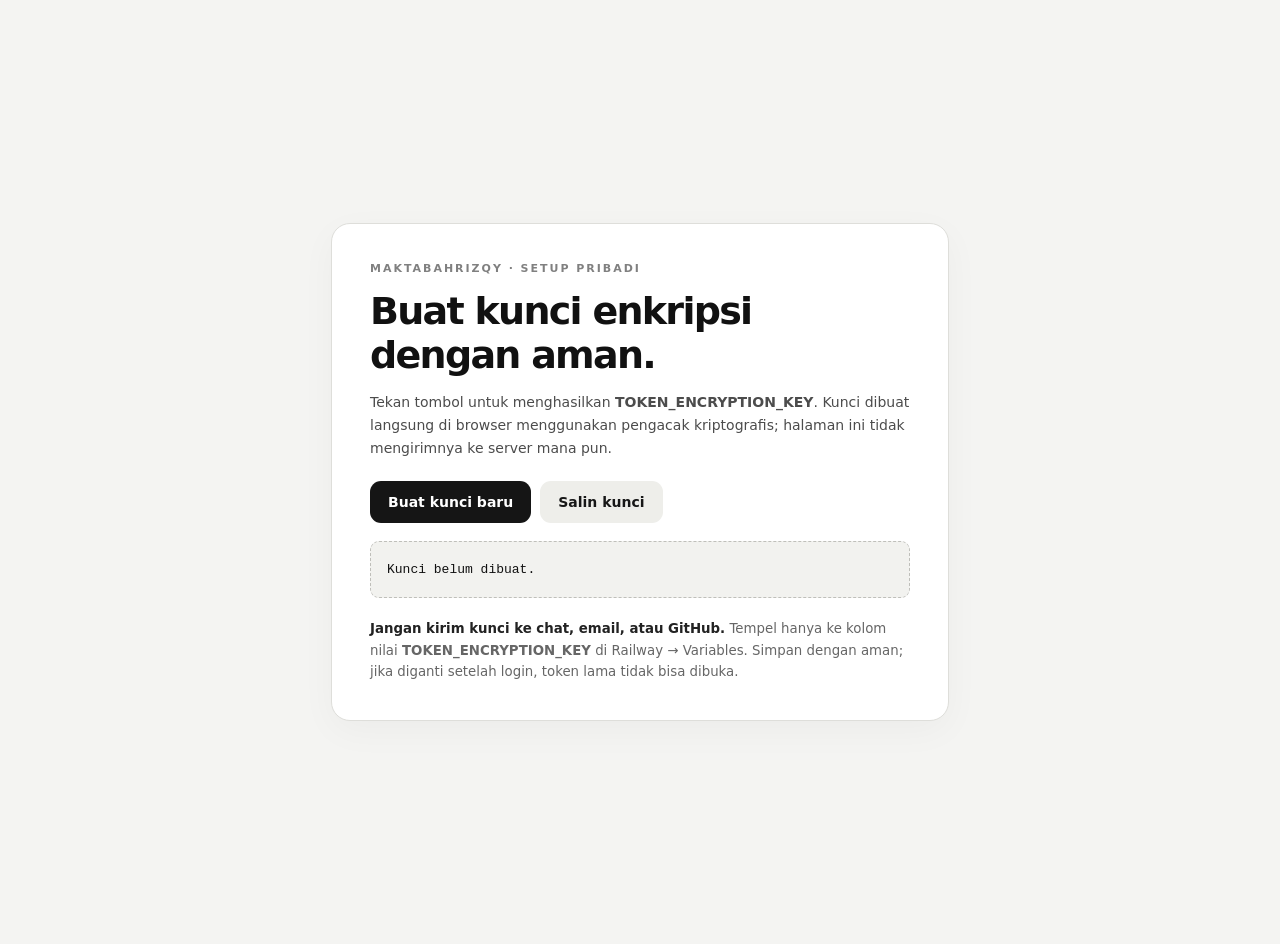
<file: BUAT_KUNCI_LOKAL.html>
<!doctype html>
<html lang="id">
<head>
<meta charset="utf-8">
<meta name="viewport" content="width=device-width,initial-scale=1">
<title>Pembuat Kunci Lokal — Maktabahrizqy</title>
<style>
:root{font-family:system-ui,-apple-system,'Segoe UI',sans-serif;background:#f4f4f2;color:#111}body{min-height:100vh;margin:0;display:grid;place-items:center;padding:22px}.panel{max-width:540px;background:white;border:1px solid #dededa;border-radius:19px;padding:clamp(22px,5vw,38px);box-shadow:0 10px 36px #00000009}.eyebrow{font-weight:750;letter-spacing:.18em;color:#808080;font-size:11px}h1{font-size:clamp(27px,5vw,38px);letter-spacing:-.045em;margin:14px 0}p{line-height:1.65;color:#4c4c4c;font-size:14px}.btn{background:#151515;border:0;color:white;border-radius:11px;padding:13px 18px;font:600 14px system-ui;cursor:pointer}.btn:focus-visible{outline:3px solid #777}.btn.secondary{background:#eeeeea;color:#171717}.row{display:flex;flex-wrap:wrap;gap:9px;margin-top:21px}code{display:block;overflow-wrap:anywhere;padding:16px;background:#f2f2ef;border-radius:9px;margin-top:18px;font:13px/1.8 ui-monospace,monospace;border:1px dashed #bfbfba}small{display:block;margin-top:20px;color:#666;line-height:1.6}.notice{font-weight:650;color:#222}@media(prefers-color-scheme:dark){:root{background:#141414;color:#fafafa}.panel{background:#252525;border-color:#404040}p,.notice{color:#dedede}code{background:#151515;border-color:#555}small{color:#aaa}.btn{background:#f5f5f0;color:#171717}.btn.secondary{background:#3b3b3b;color:#eee}}
</style>
</head>
<body>
<main class="panel">
<div class="eyebrow">MAKTABAHRIZQY · SETUP PRIBADI</div>
<h1>Buat kunci enkripsi dengan aman.</h1>
<p>Tekan tombol untuk menghasilkan <strong>TOKEN_ENCRYPTION_KEY</strong>. Kunci dibuat langsung di browser menggunakan pengacak kriptografis; halaman ini tidak mengirimnya ke server mana pun.</p>
<div class="row"><button class="btn" id="generate" type="button">Buat kunci baru</button><button class="btn secondary" id="copy" type="button" disabled>Salin kunci</button></div>
<code id="value">Kunci belum dibuat.</code>
<p id="status" aria-live="polite"></p>
<small><span class="notice">Jangan kirim kunci ke chat, email, atau GitHub.</span> Tempel hanya ke kolom nilai <strong>TOKEN_ENCRYPTION_KEY</strong> di Railway → Variables. Simpan dengan aman; jika diganti setelah login, token lama tidak bisa dibuka.</small>
</main>
<script>
(function () {
 const value=document.getElementById('value');
 const status=document.getElementById('status');
 let latest='';
 document.getElementById('generate').onclick=function(){
  if (!globalThis.crypto || !crypto.getRandomValues){status.textContent='Browser tidak mendukung pengacak aman. Gunakan python generate_fernet_key.py.';return;}
  const arr=crypto.getRandomValues(new Uint8Array(32));
  const raw=Array.from(arr,v=>String.fromCharCode(v)).join('');
  latest=btoa(raw).replace(/\+/g,'-').replace(/\//g,'_');
  value.textContent=latest;
  document.getElementById('copy').disabled=false;
  status.textContent='Kunci baru siap. Salin ke Railway saja.';
 };
 document.getElementById('copy').onclick=async function(){
  if(!latest)return;
  try{await navigator.clipboard.writeText(latest);status.textContent='Kunci tersalin. Tempel hanya ke Railway Variables.';}
  catch(_){status.textContent='Blok teks kunci lalu salin secara manual.';window.getSelection().selectAllChildren(value);}
 };
})();
</script>
</body>
</html>
</file>
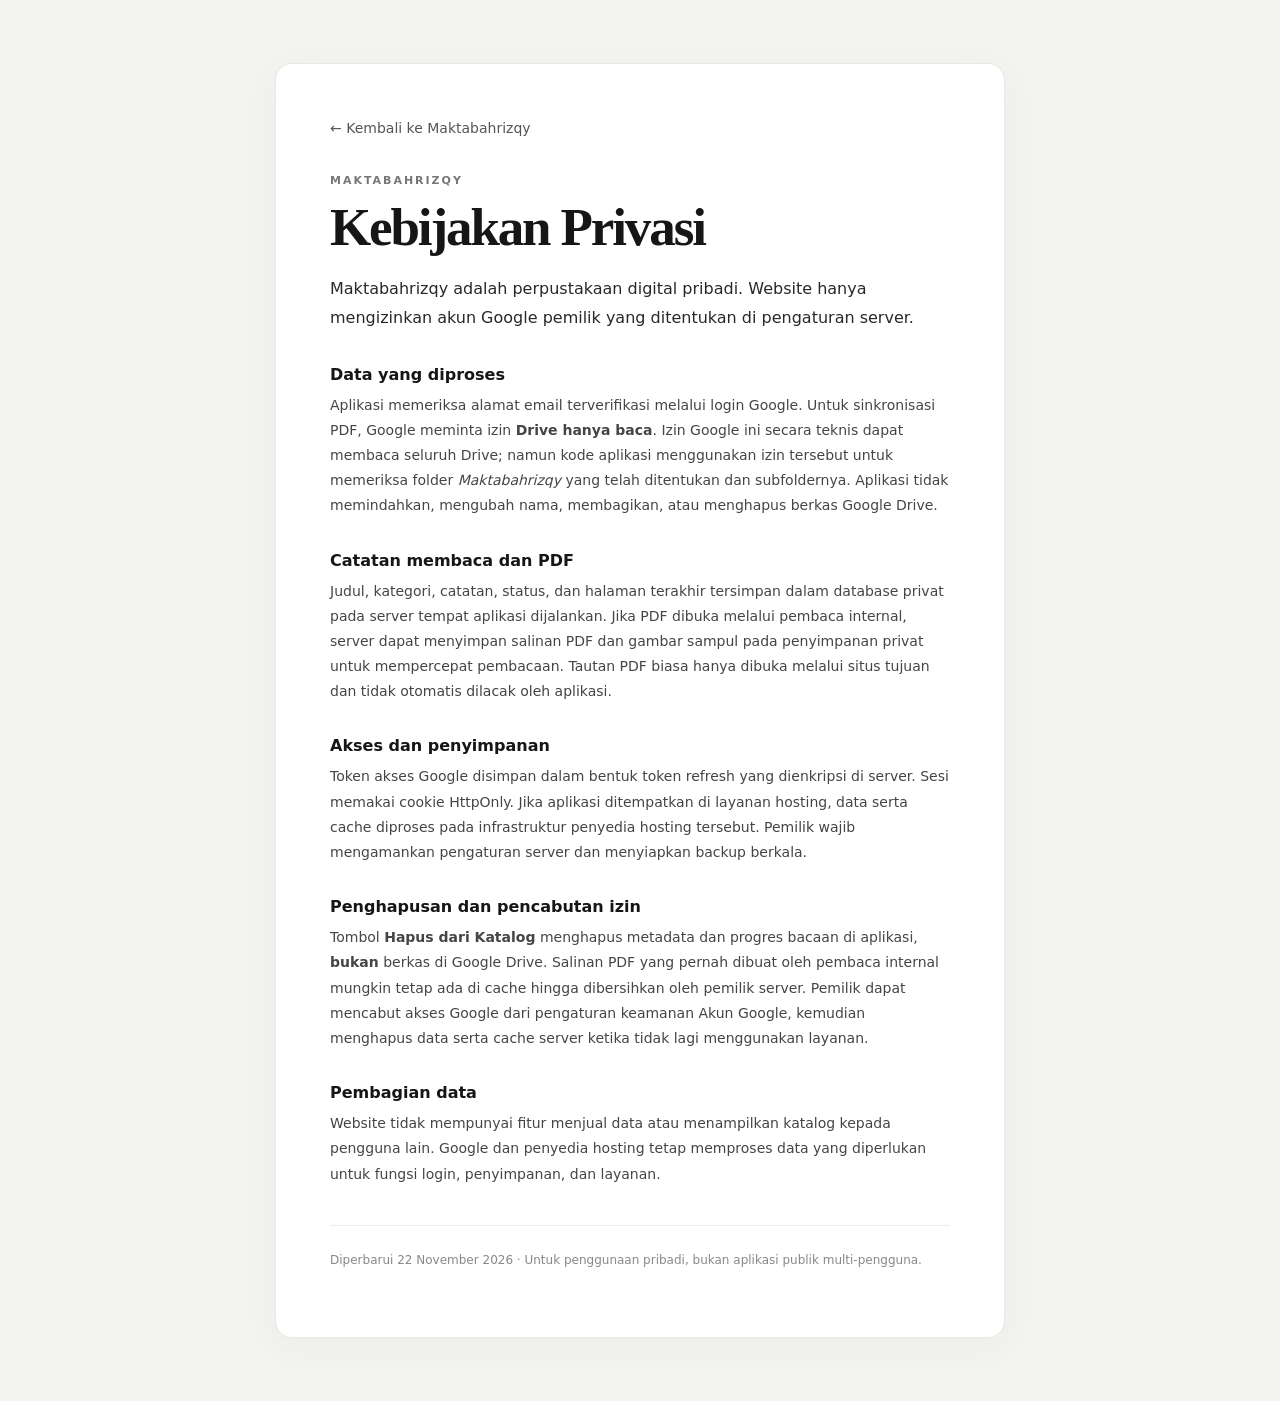
<file: static/privacy.html>
<!doctype html>
<html lang="id">
<head>
  <meta charset="utf-8">
  <meta name="viewport" content="width=device-width,initial-scale=1">
  <meta name="description" content="Kebijakan privasi Maktabahrizqy, ruang baca pribadi.">
  <title>Kebijakan Privasi — Maktabahrizqy</title>
  <link rel="stylesheet" href="/static/privacy.css">
</head>
<body>
<main>
  <a class="back" href="/">← Kembali ke Maktabahrizqy</a>
  <span class="eyebrow">MAKTABAHRIZQY</span>
  <h1>Kebijakan Privasi</h1>
  <p class="lead">Maktabahrizqy adalah perpustakaan digital pribadi. Website hanya mengizinkan akun Google pemilik yang ditentukan di pengaturan server.</p>
  <h2>Data yang diproses</h2>
  <p>Aplikasi memeriksa alamat email terverifikasi melalui login Google. Untuk sinkronisasi PDF, Google meminta izin <strong>Drive hanya baca</strong>. Izin Google ini secara teknis dapat membaca seluruh Drive; namun kode aplikasi menggunakan izin tersebut untuk memeriksa folder <em>Maktabahrizqy</em> yang telah ditentukan dan subfoldernya. Aplikasi tidak memindahkan, mengubah nama, membagikan, atau menghapus berkas Google Drive.</p>
  <h2>Catatan membaca dan PDF</h2>
  <p>Judul, kategori, catatan, status, dan halaman terakhir tersimpan dalam database privat pada server tempat aplikasi dijalankan. Jika PDF dibuka melalui pembaca internal, server dapat menyimpan salinan PDF dan gambar sampul pada penyimpanan privat untuk mempercepat pembacaan. Tautan PDF biasa hanya dibuka melalui situs tujuan dan tidak otomatis dilacak oleh aplikasi.</p>
  <h2>Akses dan penyimpanan</h2>
  <p>Token akses Google disimpan dalam bentuk token refresh yang dienkripsi di server. Sesi memakai cookie HttpOnly. Jika aplikasi ditempatkan di layanan hosting, data serta cache diproses pada infrastruktur penyedia hosting tersebut. Pemilik wajib mengamankan pengaturan server dan menyiapkan backup berkala.</p>
  <h2>Penghapusan dan pencabutan izin</h2>
  <p>Tombol <strong>Hapus dari Katalog</strong> menghapus metadata dan progres bacaan di aplikasi, <strong>bukan</strong> berkas di Google Drive. Salinan PDF yang pernah dibuat oleh pembaca internal mungkin tetap ada di cache hingga dibersihkan oleh pemilik server. Pemilik dapat mencabut akses Google dari pengaturan keamanan Akun Google, kemudian menghapus data serta cache server ketika tidak lagi menggunakan layanan.</p>
  <h2>Pembagian data</h2>
  <p>Website tidak mempunyai fitur menjual data atau menampilkan katalog kepada pengguna lain. Google dan penyedia hosting tetap memproses data yang diperlukan untuk fungsi login, penyimpanan, dan layanan.</p>
  <p class="muted">Diperbarui 22 November 2026 · Untuk penggunaan pribadi, bukan aplikasi publik multi-pengguna.</p>
</main>
</body>
</html>
</file>
<file: static/privacy.css>
:root{font-family:Inter,ui-sans-serif,system-ui,-apple-system,'Segoe UI',sans-serif;background:#f3f3f0;color:#161616}*{box-sizing:border-box}body{margin:0;min-height:100vh}main{max-width:730px;margin:7vh auto;background:#fff;border:1px solid #e7e7e3;border-radius:17px;padding:clamp(22px,5vw,54px);box-shadow:0 8px 40px rgba(0,0,0,.035)}.back{display:inline-block;text-decoration:none;font-size:14px;color:#555;margin-bottom:38px}.eyebrow{display:block;color:#777;letter-spacing:.18em;font-size:11px;font-weight:700}h1{font-family:Georgia,serif;font-size:clamp(34px,5vw,53px);letter-spacing:-.04em;margin:10px 0 18px}h2{font-size:16px;margin-top:32px;margin-bottom:9px}p{font-size:14px;color:#454545;line-height:1.8;margin:0 0 12px}.lead{font-size:16px;color:#282828}.muted{border-top:1px solid #eee;padding-top:24px;margin-top:38px;color:#888;font-size:12px}@media(prefers-color-scheme:dark){:root{background:#171717;color:#f6f6f5}main{background:#242424;border-color:#363636}.back,.lead,p{color:#e0e0de}h2{color:#fff}.muted,.eyebrow{color:#a0a0a0}}
</file>
